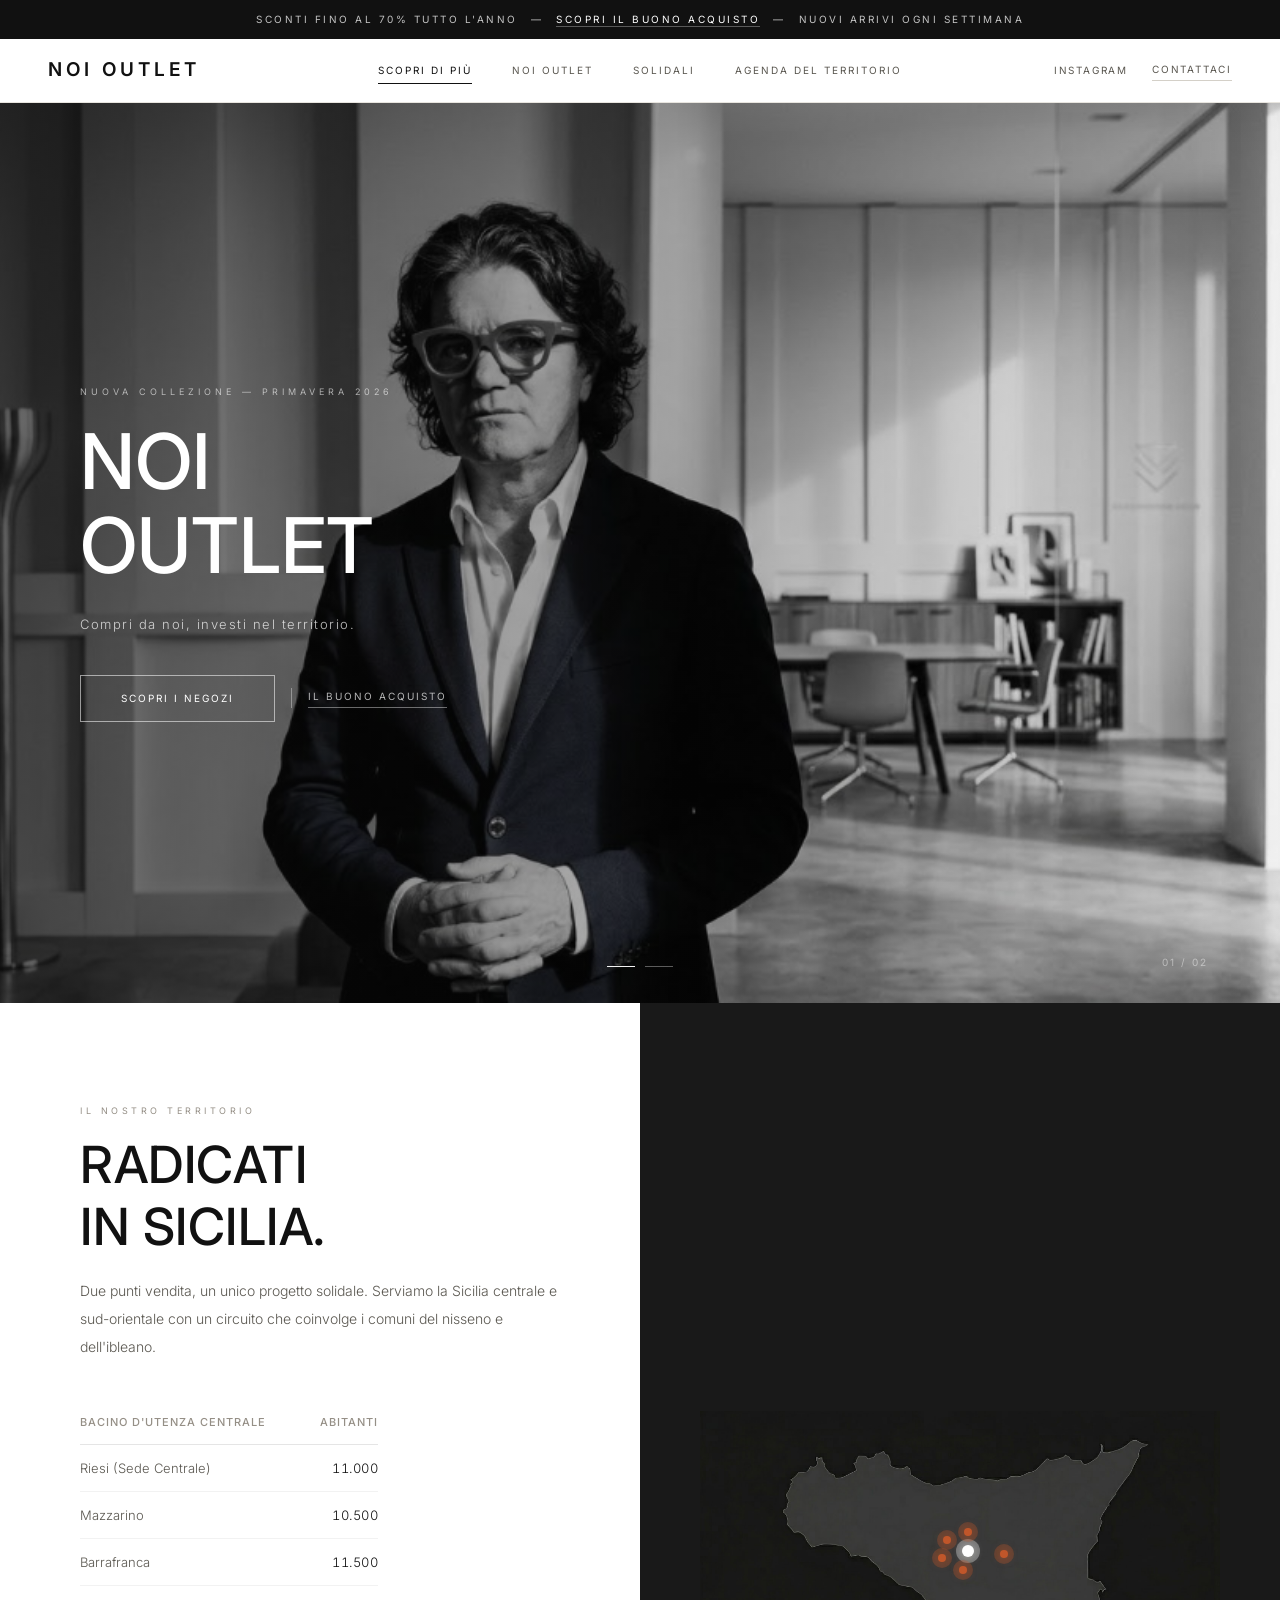
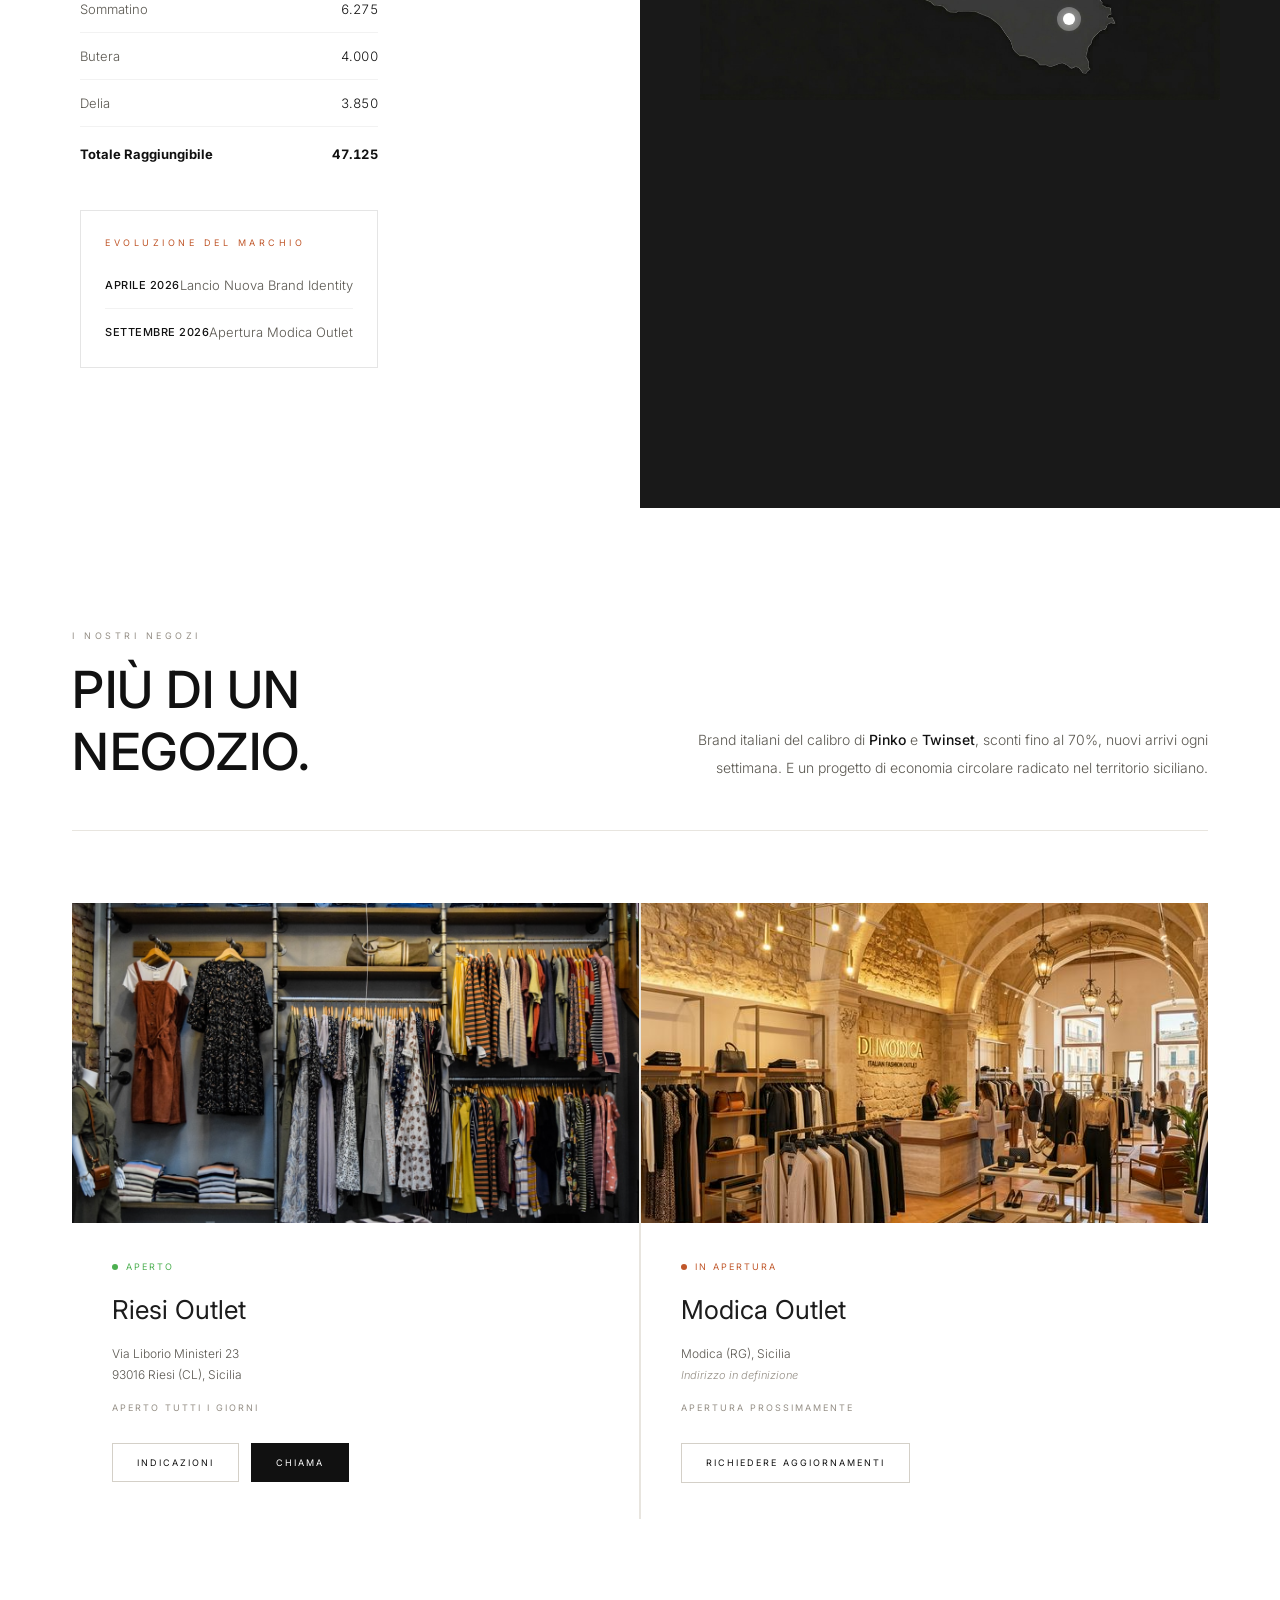
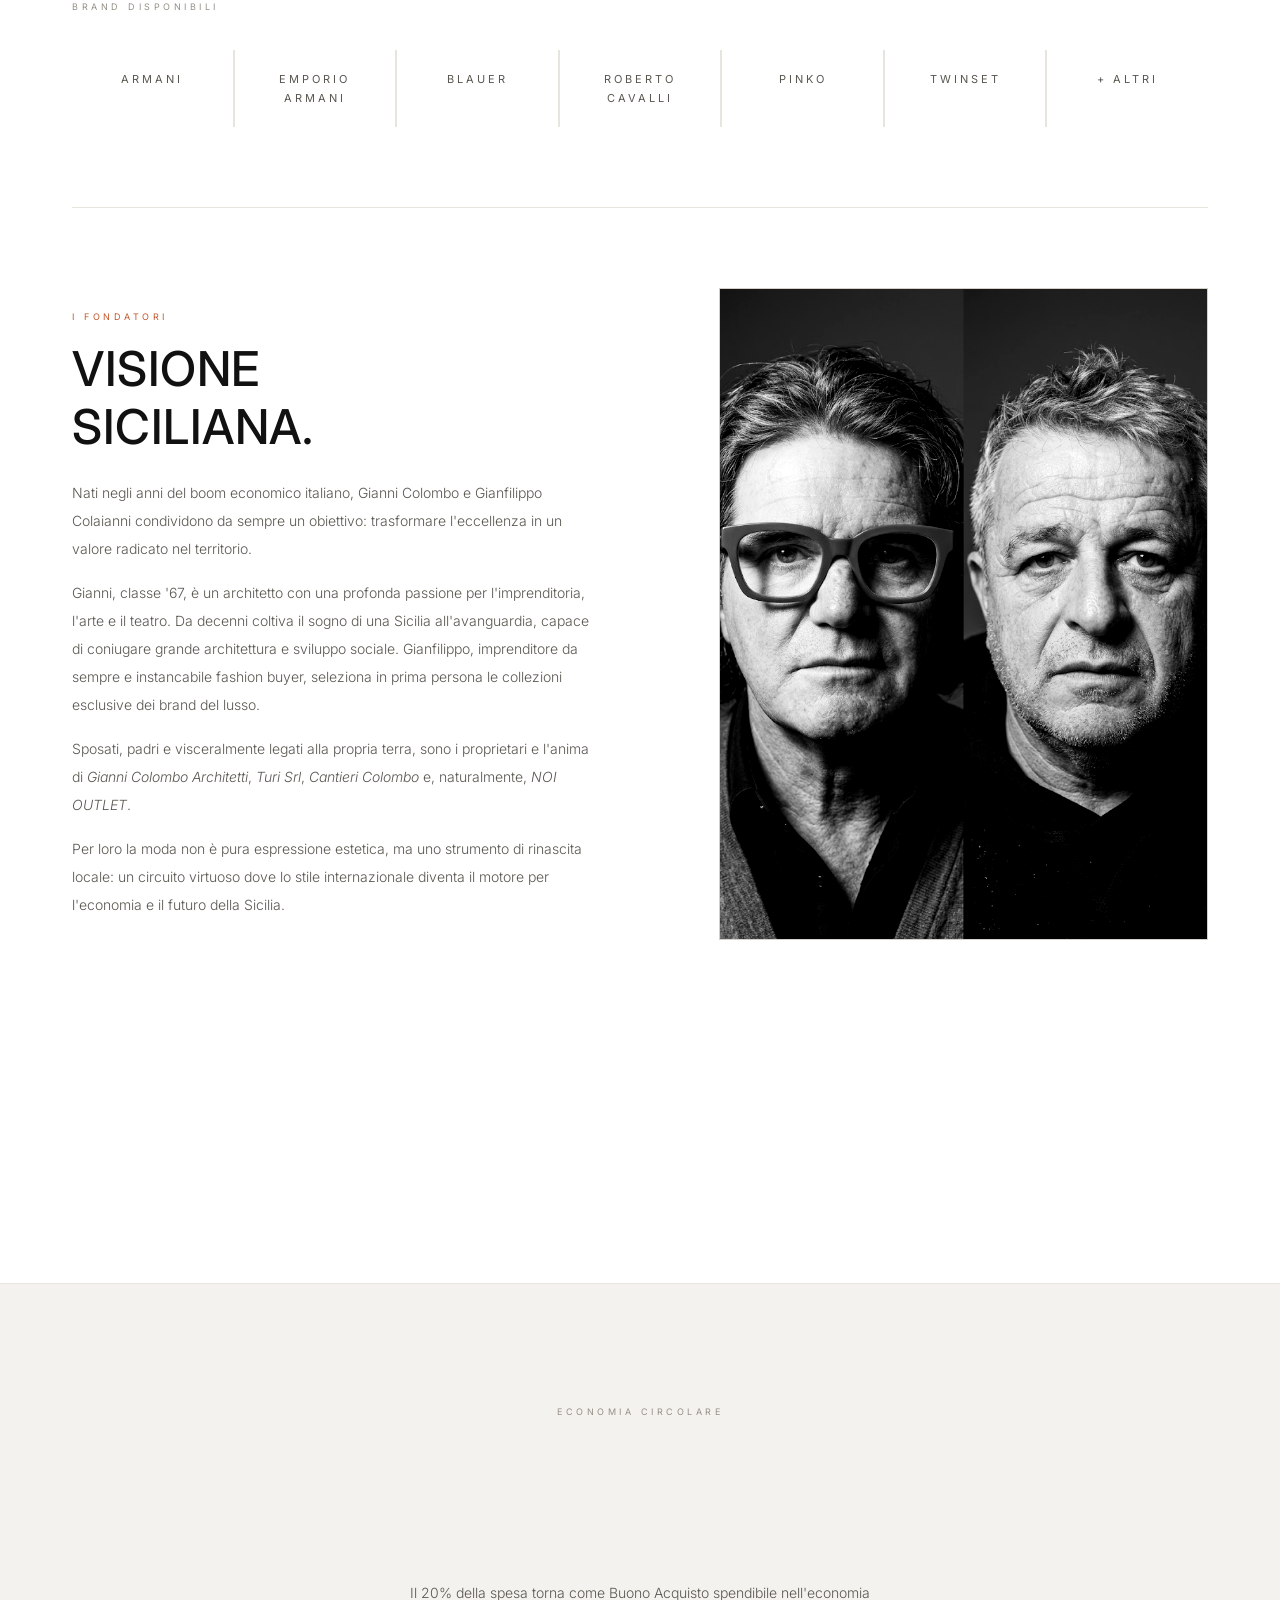
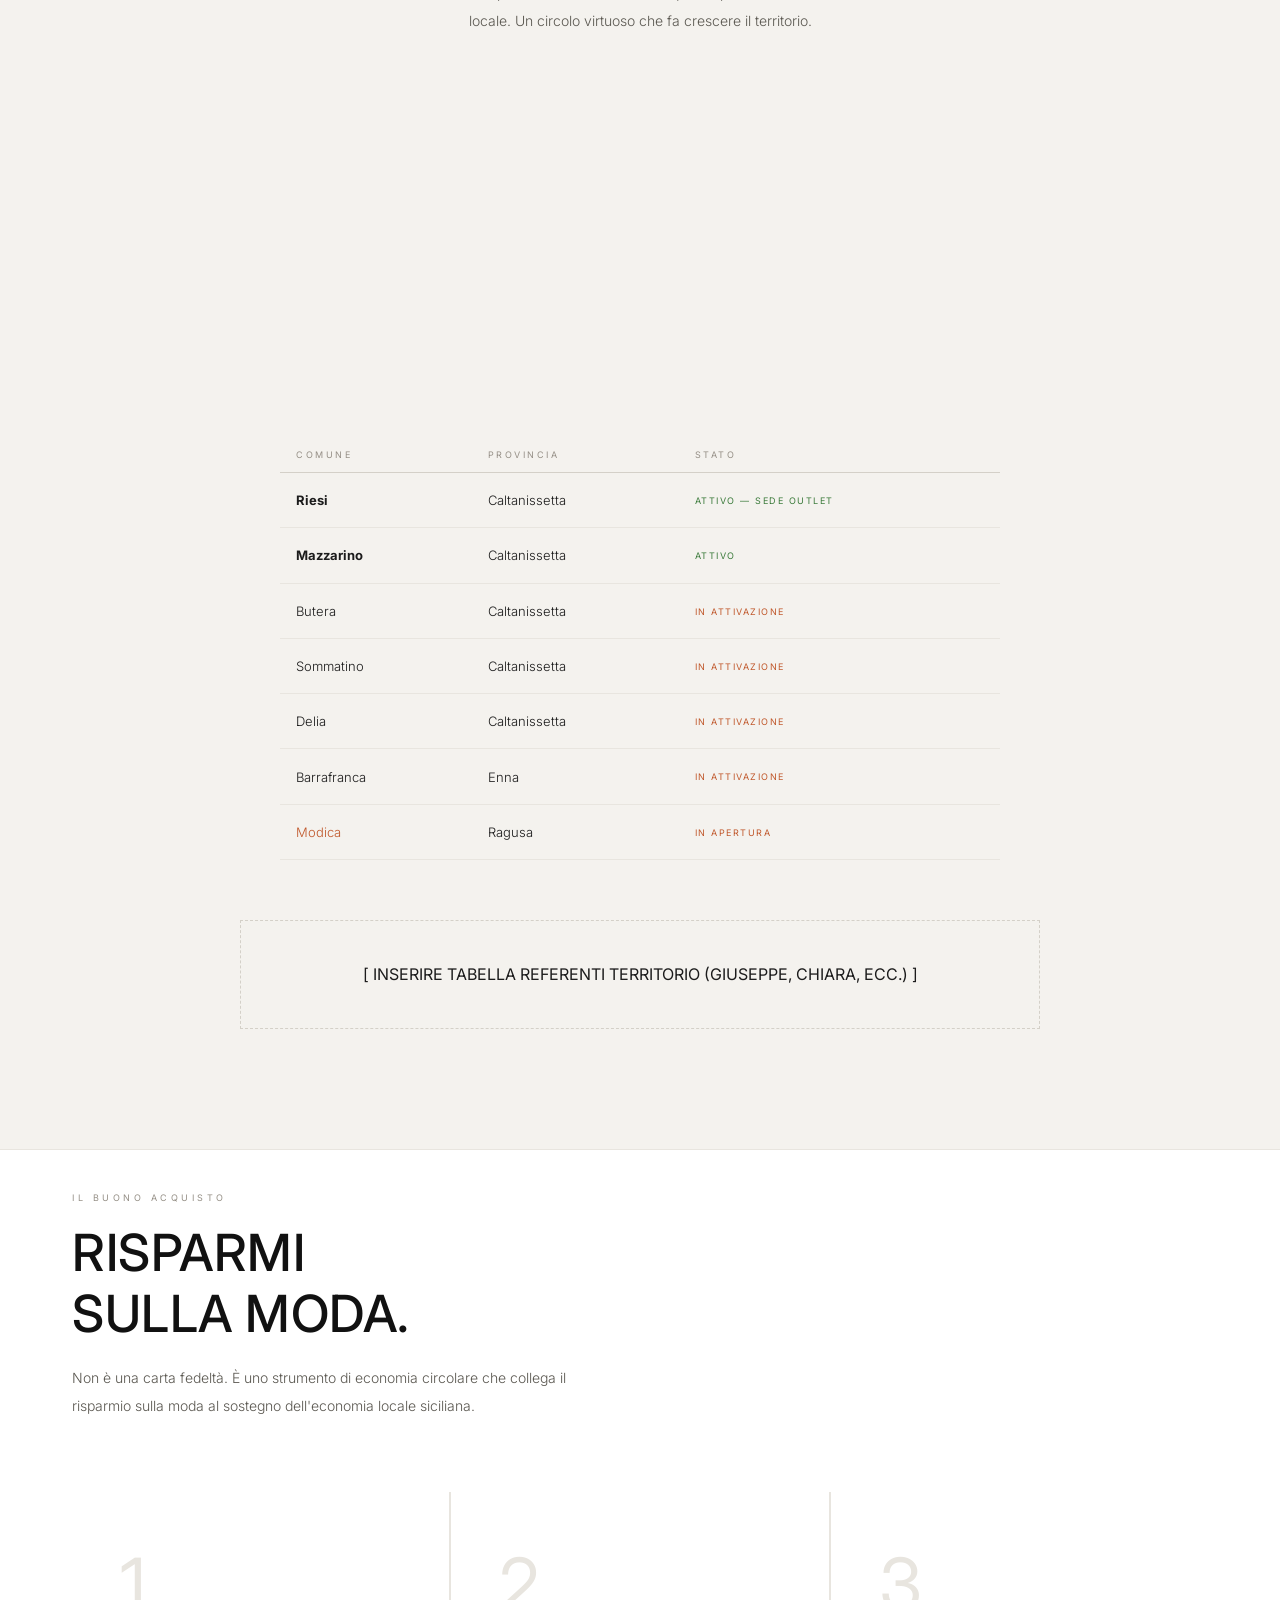
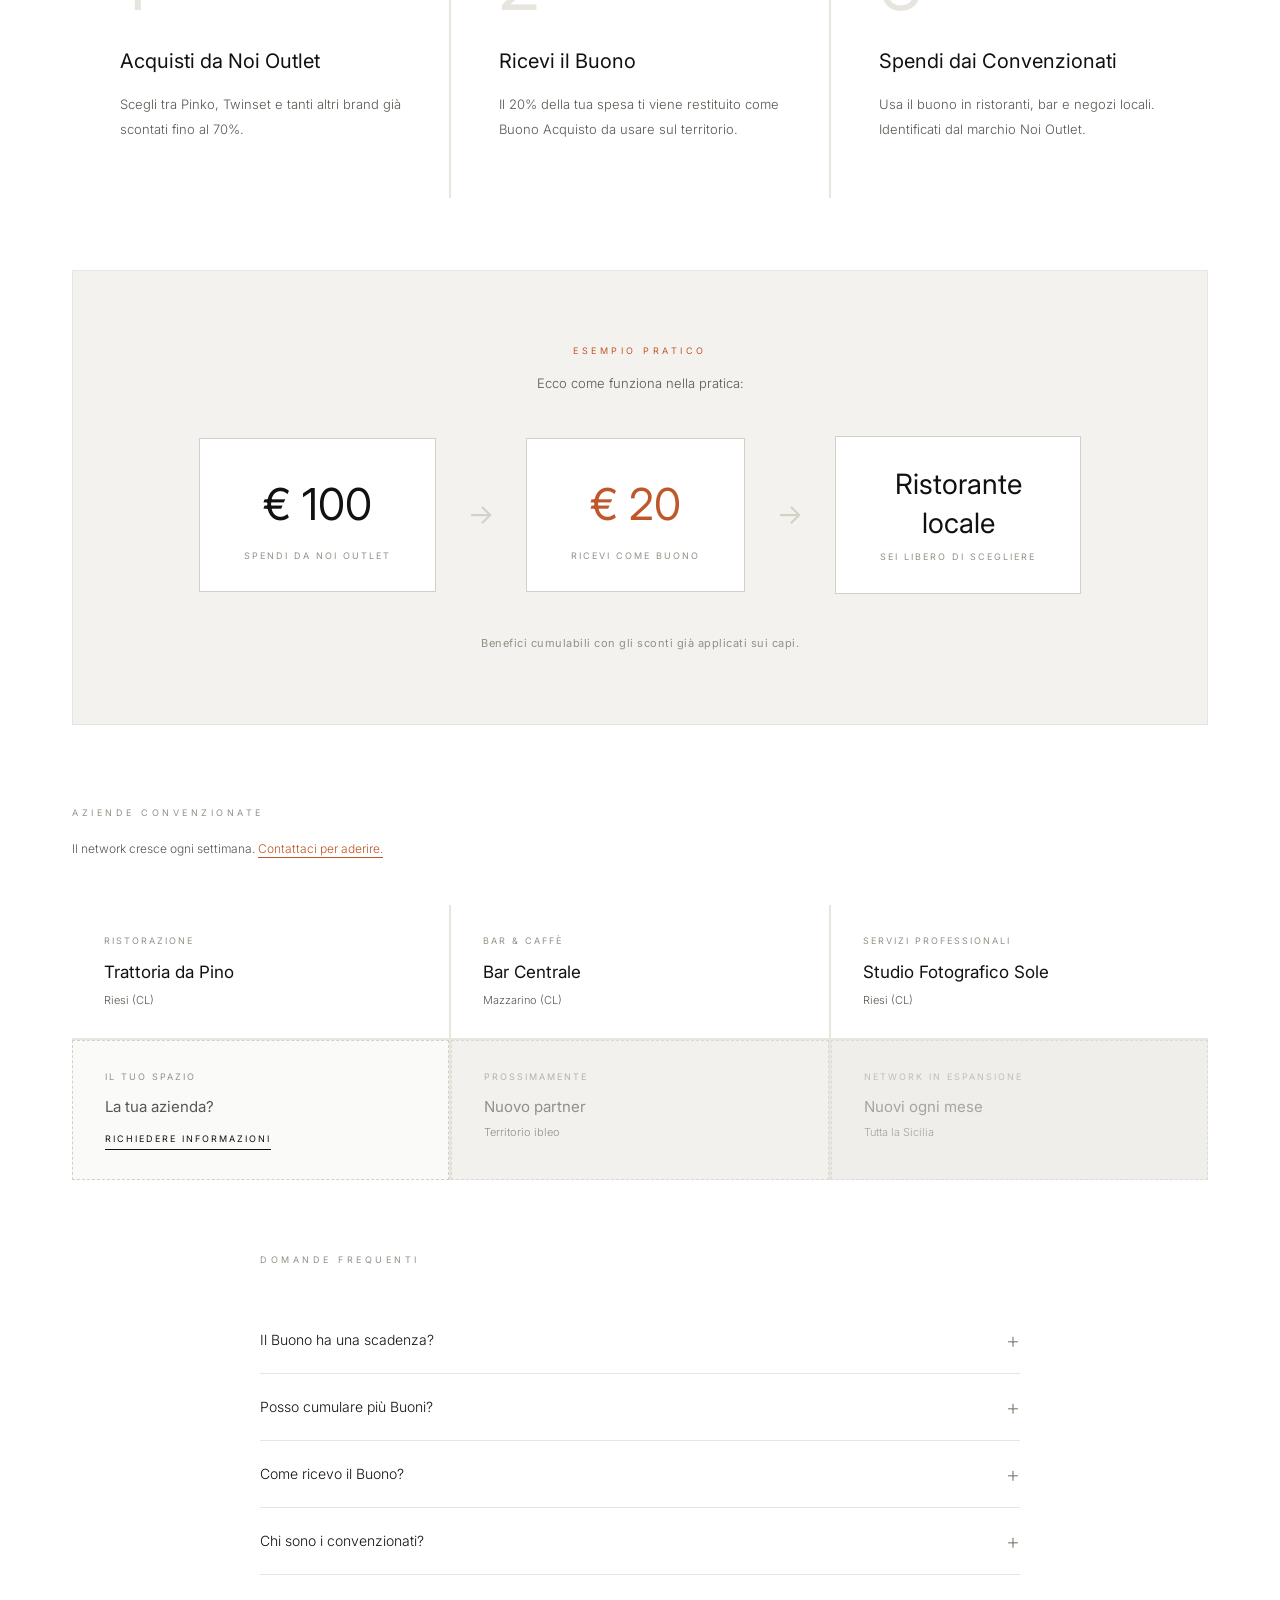
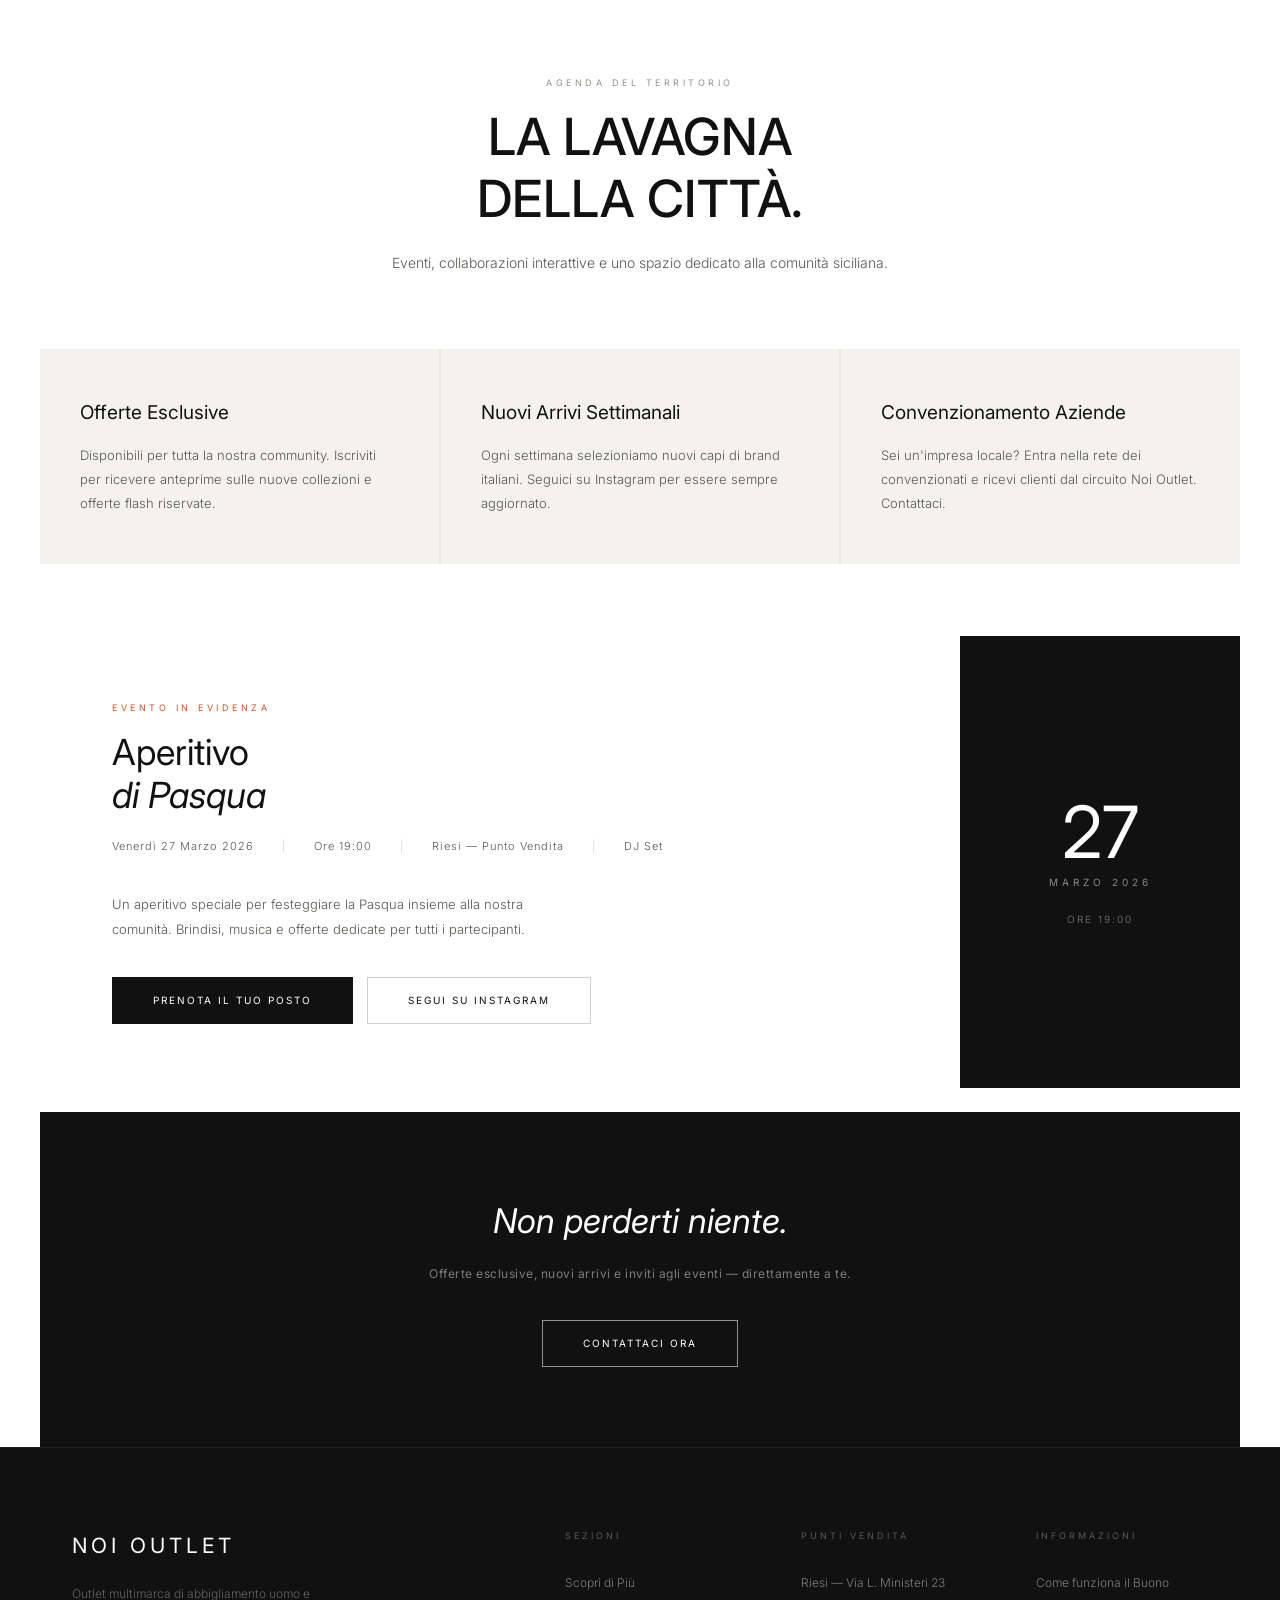
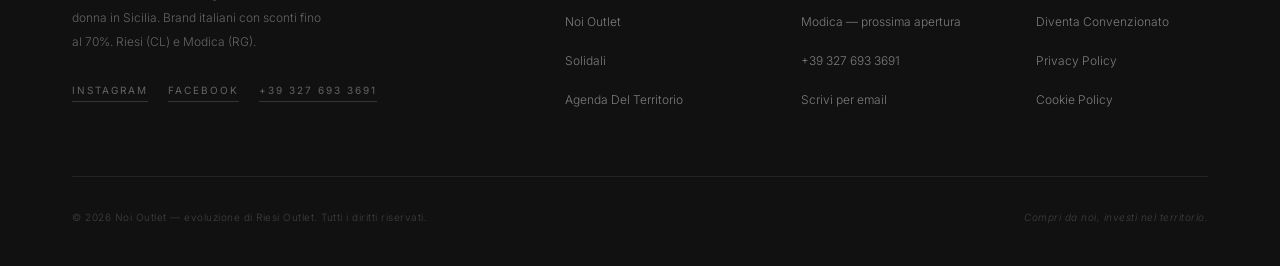
<file: index.html>
<!DOCTYPE html>
<html lang="it">
<head>
    <meta charset="UTF-8">
    <meta name="viewport" content="width=device-width, initial-scale=1.0">
    <title>Noi Outlet — Moda di Brand, Prezzi Outlet. Riesi & Modica, Sicilia.</title>
    <meta name="description" content="Noi Outlet, l'outlet multimarca di moda italiana in Sicilia. Pinko, Twinset e altri brand. Sconti fino al 70% tutto l'anno. Riesi (CL) e Modica (RG). Il Buono Acquisto per il territorio.">
    <link rel="preconnect" href="https://fonts.googleapis.com">
    <link rel="preconnect" href="https://fonts.gstatic.com" crossorigin>
    <link href="https://fonts.googleapis.com/css2?family=Inter:wght@300;400;500;600&display=swap" rel="stylesheet">
    <link rel="stylesheet" href="style.css">
</head>
<body>

<!-- ANNOUNCEMENT BAR -->
<div class="announcement-bar">
    Sconti fino al 70% tutto l'anno &ensp;—&ensp; <a href="#buono">Scopri il Buono Acquisto</a> &ensp;—&ensp; Nuovi arrivi ogni settimana
</div>

<!-- NAV -->
<nav class="site-nav" id="siteNav">
    <div class="nav-inner">
        <a href="#scopri" class="nav-logo">Noi Outlet</a>

        <div class="nav-links" id="navLinks">
            <a href="#scopri"     data-section="scopri">Scopri Di Più</a>
            <a href="#noi-outlet" data-section="noi-outlet">Noi Outlet</a>
            <a href="#solidali"   data-section="solidali">Solidali</a>
            <a href="#agenda"     data-section="agenda">Agenda Del Territorio</a>
        </div>

        <div class="nav-utils">
            <a href="https://instagram.com/riesioutlet" target="_blank">Instagram</a>
            <a href="tel:+393276933691" class="nav-contact">Contattaci</a>
            <button class="hamburger" id="hamburger" aria-label="Menu"><span></span><span></span><span></span></button>
        </div>
    </div>
</nav>

<!-- MOBILE NAV -->
<div class="mobile-overlay" id="mobileOverlay"></div>
<nav class="mobile-nav" id="mobileNav">
    <div class="mobile-nav-header">
        <span class="nav-logo">Noi Outlet</span>
        <button class="mobile-nav-close" id="mobileClose">✕</button>
    </div>
    <div class="mobile-nav-links">
        <a href="#scopri">Scopri di Più</a>
        <a href="#noi-outlet">Noi Outlet</a>
        <a href="#solidali">Solidali</a>
        <a href="#agenda">Agenda Del Territorio</a>
        <a href="https://instagram.com/riesioutlet" target="_blank">Instagram</a>
        <a href="tel:+393276933691">+39 327 693 3691</a>
    </div>
</nav>

<!-- ==================== HERO SLIDER ==================== -->
<section id="scopri" class="hero-slider" aria-label="Hero">

    <!-- Slide 1 -->
    <div class="hero-slide active" data-slide="0">
        <img src="images/hero1.jpg" alt="Noi Outlet — Uomo">
        <div class="hero-overlay"></div>
        <div class="hero-content">
            <div class="hero-text">
                <span class="hero-eyebrow">Nuova Collezione &mdash; Primavera 2026</span>
                <h1 class="hero-title">Noi<br><em>Outlet</em></h1>
                <p class="hero-tagline">Compri da noi, investi nel territorio.</p>
                <div class="hero-ctas">
                    <a href="#noi-outlet" class="btn btn-light">Scopri i Negozi</a>
                    <span class="hero-divider" aria-hidden="true"></span>
                    <a href="#buono" class="text-link" style="color:rgba(255,255,255,0.7); border-color:rgba(255,255,255,0.4);">Il Buono Acquisto</a>
                </div>
            </div>
        </div>
    </div>

    <!-- Slide 2 -->
    <div class="hero-slide" data-slide="1">
        <img src="images/hero2.jpg?v=2" alt="Noi Outlet — Eccellenza italiana" style="object-position: center 20%;">
        <div class="hero-overlay"></div>
        <div class="hero-content">
            <div class="hero-text">
                <span class="hero-eyebrow">Brand Italiani &mdash; Sconti fino al 70%</span>
                <h1 class="hero-title">NOI<br><em>STILE</em></h1>
                <p class="hero-tagline">Pinko, Twinset e i migliori brand a prezzi outlet.</p>
                <div class="hero-ctas">
                    <a href="#noi-outlet" class="btn btn-light">Esplora i Brand</a>
                    <span class="hero-divider" aria-hidden="true"></span>
                    <a href="tel:+393276933691" class="text-link" style="color:rgba(255,255,255,0.7); border-color:rgba(255,255,255,0.4);">+39 327 693 3691</a>
                </div>
            </div>
        </div>
    </div>

    <!-- Dots -->
    <div class="hero-dots" role="tablist" aria-label="Scorri le immagini">
        <button class="hero-dot active" data-target="0" role="tab" aria-selected="true" aria-label="Slide 1"></button>
        <button class="hero-dot"        data-target="1" role="tab" aria-selected="false" aria-label="Slide 2"></button>
    </div>
    <div class="hero-counter" aria-hidden="true">01 / 02</div>
</section>

<!-- ==================== TERRITORY EDITORIAL ==================== -->
<div class="editorial-split">
    <div class="editorial-text">
        <span class="eyebrow">Il Nostro Territorio</span>
        <h2 class="display-title">Radicati<br>in <em>Sicilia</em>.</h2>
        <p class="body-text" style="margin-top:20px;">Due punti vendita, un unico progetto solidale. Serviamo la Sicilia centrale e sud-orientale con un circuito che coinvolge i comuni del nisseno e dell'ibleano.</p>
        
        <!-- DATA TABLE -->
        <div class="demographics-wrapper fade-up" style="margin-top: 40px; margin-bottom: 40px;">
            <table class="demographics-table">
                <thead>
                    <tr>
                        <th style="width: 70%;">Bacino d'Utenza Centrale</th>
                        <th style="width: 30%; text-align: right;">Abitanti</th>
                    </tr>
                </thead>
                <tbody>
                    <tr><td>Riesi (Sede Centrale)</td><td class="num">11.000</td></tr>
                    <tr><td>Mazzarino</td><td class="num">10.500</td></tr>
                    <tr><td>Barrafranca</td><td class="num">11.500</td></tr>
                    <tr><td>Sommatino</td><td class="num">6.275</td></tr>
                    <tr><td>Butera</td><td class="num">4.000</td></tr>
                    <tr><td>Delia</td><td class="num">3.850</td></tr>
                </tbody>
                <tfoot>
                    <tr>
                        <td><strong>Totale Raggiungibile</strong></td>
                        <td class="num"><strong>47.125</strong></td>
                    </tr>
                </tfoot>
            </table>

            <!-- ROADMAP -->
            <div class="roadmap-box">
                <span class="eyebrow eyebrow-accent" style="margin-bottom: 12px; display: block;">Evoluzione del Marchio</span>
                <div class="roadmap-item">
                    <span class="roadmap-date">Aprile 2026</span>
                    <span class="roadmap-text">Lancio Nuova Brand Identity</span>
                </div>
                <div class="roadmap-item">
                    <span class="roadmap-date">Settembre 2026</span>
                    <span class="roadmap-text">Apertura Modica Outlet</span>
                </div>
            </div>
        </div>
        
    </div>
    <div class="editorial-visual" style="background: #191919;">
        <div class="map-interactive-container">
            <img src="images/mappa_sicilia.png?v=3" alt="Mappa Negozi Noi Outlet in Sicilia">
            
            <!-- Riesi (Sede Centrale) -->
            <a href="#store-riesi" class="map-pin pin-active" style="top: 48.5%; left: 51.5%;" aria-label="Negozio Riesi">
                <span class="map-pin-label">Riesi Outlet</span>
            </a>

            <!-- Mazzarino (Attivo) - Est -->
            <a href="#solidali" class="map-pin pin-soon" style="top: 49.5%; left: 58.5%; width: 8px; height: 8px;" aria-label="Mazzarino">
                <span class="map-pin-label">Mazzarino</span>
            </a>

            <!-- Barrafranca (In attivazione) - Nord -->
            <a href="#solidali" class="map-pin pin-soon" style="top: 42%; left: 51.5%; width: 8px; height: 8px;" aria-label="Barrafranca">
                <span class="map-pin-label">Barrafranca</span>
            </a>

            <!-- Sommatino (In attivazione) - Ovest -->
            <a href="#solidali" class="map-pin pin-soon" style="top: 51%; left: 46.5%; width: 8px; height: 8px;" aria-label="Sommatino">
                <span class="map-pin-label">Sommatino</span>
            </a>

            <!-- Delia (In attivazione) - Nord-Ovest -->
            <a href="#solidali" class="map-pin pin-soon" style="top: 44.5%; left: 47.5%; width: 8px; height: 8px;" aria-label="Delia">
                <span class="map-pin-label">Delia</span>
            </a>

            <!-- Butera (In attivazione) - Sud -->
            <a href="#solidali" class="map-pin pin-soon" style="top: 55%; left: 50.5%; width: 8px; height: 8px;" aria-label="Butera">
                <span class="map-pin-label">Butera</span>
            </a>

            <!-- Modica (In apertura - Punto Vendita) -->
            <a href="#store-modica" class="map-pin pin-active" style="top: 72%; left: 71%;" aria-label="Negozio Modica">
                <span class="map-pin-label">Modica Outlet</span>
            </a>
        </div>
    </div>
</div>

<!-- ==================== CHI SIAMO ==================== -->
<section id="noi-outlet">
    <div class="section-inner">
        <div class="section-header">
            <div>
                <span class="eyebrow">I Nostri Negozi</span>
                <h2 class="display-title">Più di un<br><em>negozio</em>.</h2>
            </div>
            <div class="section-header-right">
                <p class="body-text" style="text-align:right;">Brand italiani del calibro di <strong style="font-weight:500; color:var(--black);">Pinko</strong> e <strong style="font-weight:500; color:var(--black);">Twinset</strong>, sconti fino al 70%, nuovi arrivi ogni settimana. E un progetto di economia circolare radicato nel territorio siciliano.</p>
            </div>
        </div>

        <div class="stores-grid fade-up">
            <!-- Riesi -->
            <div class="store-card" id="store-riesi">
                <div class="store-img-wrap">
                    <img src="images/store_riesi.jpg" alt="Riesi Outlet — interno">
                </div>
                <div class="store-card-body">
                    <div class="store-status">Aperto</div>
                    <h3 class="store-name">Riesi Outlet</h3>
                    <p class="store-address">Via Liborio Ministeri 23<br>93016 Riesi (CL), Sicilia</p>
                    <p class="store-hours">Aperto tutti i giorni</p>
                    <div class="store-actions">
                        <a href="https://maps.google.com/?q=Via+Liborio+Ministeri+23+Riesi" target="_blank" class="btn btn-outline" style="padding:11px 24px; font-size:9px;">Indicazioni</a>
                        <a href="tel:+393276933691" class="btn btn-dark" style="padding:11px 24px; font-size:9px;">Chiama</a>
                    </div>
                </div>
            </div>
            <!-- Modica -->
            <div class="store-card" id="store-modica">
                <div class="store-img-wrap">
                    <img src="images/store_modica.jpg" alt="Modica Outlet — interno">
                </div>
                <div class="store-card-body">
                    <div class="store-status coming">In Apertura</div>
                    <h3 class="store-name">Modica Outlet</h3>
                    <p class="store-address">Modica (RG), Sicilia<br><span style="font-style:italic; color:var(--text-light); font-size:11px;">Indirizzo in definizione</span></p>
                    <p class="store-hours">Apertura prossimamente</p>
                    <div class="store-actions">
                        <a href="tel:+393276933691" class="btn btn-outline" style="padding:11px 24px; font-size:9px;">Richiedere aggiornamenti</a>
                    </div>
                </div>
            </div>
        </div>

        <!-- Brands -->
        <div class="brands-wrap fade-up">
            <span class="eyebrow">Brand disponibili</span>
            <div class="brands-row">
                <div class="brand-cell">Armani</div>
                <div class="brand-cell">Emporio Armani</div>
                <div class="brand-cell">Blauer</div>
                <div class="brand-cell">Roberto Cavalli</div>
                <div class="brand-cell">Pinko</div>
                <div class="brand-cell">Twinset</div>
                <div class="brand-cell">+ altri</div>
            </div>
        </div>

        <!-- FOUNDERS BIOGRAPHY -->
        <div class="founders-section fade-up">
            <div class="founders-grid">
                <div class="founders-text">
                    <span class="eyebrow eyebrow-accent">I Fondatori</span>
                    <h2 class="display-title" style="font-size:clamp(32px, 4vw, 48px); margin-bottom: 24px;">Visione<br><em>Siciliana</em>.</h2>
                    <p class="body-text">Nati negli anni del boom economico italiano, Gianni Colombo e Gianfilippo Colaianni condividono da sempre un obiettivo: trasformare l'eccellenza in un valore radicato nel territorio.</p>
                    <p class="body-text" style="margin-top:16px;">Gianni, classe '67, è un architetto con una profonda passione per l'imprenditoria, l'arte e il teatro. Da decenni coltiva il sogno di una Sicilia all'avanguardia, capace di coniugare grande architettura e sviluppo sociale. Gianfilippo, imprenditore da sempre e instancabile fashion buyer, seleziona in prima persona le collezioni esclusive dei brand del lusso.</p>
                    <p class="body-text" style="margin-top:16px;">Sposati, padri e visceralmente legati alla propria terra, sono i proprietari e l'anima di <em>Gianni Colombo Architetti</em>, <em>Turi Srl</em>, <em>Cantieri Colombo</em> e, naturalmente, <em>NOI OUTLET</em>.</p>
                    <p class="body-text" style="margin-top:16px;">Per loro la moda non è pura espressione estetica, ma uno strumento di rinascita locale: un circuito virtuoso dove lo stile internazionale diventa il motore per l'economia e il futuro della Sicilia.</p>
                </div>
                <!-- FOTO FONDATORI -->
                <div class="founders-visual" style="padding:0; overflow:hidden;">
                    <img src="images/founders_photo.png" alt="Gianni Colombo e Gianfilippo Colaianni" style="width: 100%; height: 100%; object-fit: cover; filter: grayscale(100%) contrast(1.1);">
                </div>
            </div>
        </div>

        <!-- Contacts -->
        <div class="contacts-strip fade-up">
            <div class="contact-cell">
                <span class="contact-label">Telefono</span>
                <a href="tel:+393276933691" class="contact-value">+39 327 693 3691</a>
            </div>
            <div class="contact-cell">
                <span class="contact-label">Email</span>
                <a href="mailto:mercaticolaiannioutletig@gmail.com" class="contact-value" style="font-size:11px; letter-spacing:0;">mercaticolaiannioutletig<br>@gmail.com</a>
            </div>
            <div class="contact-cell">
                <span class="contact-label">Instagram</span>
                <a href="https://instagram.com/riesioutlet" target="_blank" class="contact-value">@riesioutlet</a>
            </div>
            <div class="contact-cell">
                <span class="contact-label">Facebook</span>
                <a href="https://www.facebook.com/p/Riesi-Outlet-61584522069517/" target="_blank" class="contact-value">Riesi Outlet</a>
            </div>
        </div>
    </div>
</section>

<!-- ==================== SOLIDALI ==================== -->
<section id="solidali">
    <div class="section-inner">
        <div style="text-align:center; max-width:580px; margin:0 auto;">
            <span class="eyebrow">Economia Circolare</span>
            <h2 class="display-title">Ogni acquisto<br>resta in <em>Sicilia</em>.</h2>
            <p class="body-text" style="margin:20px auto 0; text-align:center; max-width:480px;">Il 20% della spesa torna come Buono Acquisto spendibile nell'economia locale. Un circolo virtuoso che fa crescere il territorio.</p>
        </div>

        <div class="circular-grid fade-up">
            <div class="circ-cell">
                <span class="circ-number">1</span>
                <h3>Acquisti</h3>
                <p>Scegli i tuoi capi preferiti da Noi Outlet a prezzi outlet.</p>
            </div>
            <div class="circ-cell">
                <span class="circ-number">2</span>
                <h3>Ricevi il 20%</h3>
                <p>Il 20% della spesa diventa Buono Acquisto immediato.</p>
            </div>
            <div class="circ-cell">
                <span class="circ-number">3</span>
                <h3>Spendi Locale</h3>
                <p>Usi il buono nei negozi e ristoranti convenzionati del territorio.</p>
            </div>
            <div class="circ-cell">
                <span class="circ-number">4</span>
                <h3>Il Territorio Cresce</h3>
                <p>La ricchezza rimane in Sicilia, sostenendo l'economia locale.</p>
            </div>
        </div>

        <table class="comuni-table fade-up">
            <thead>
                <tr>
                    <th>Comune</th>
                    <th>Provincia</th>
                    <th>Stato</th>
                </tr>
            </thead>
            <tbody>
                <tr><td><strong>Riesi</strong></td><td>Caltanissetta</td><td><span class="status-tag active">Attivo — Sede Outlet</span></td></tr>
                <tr><td><strong>Mazzarino</strong></td><td>Caltanissetta</td><td><span class="status-tag active">Attivo</span></td></tr>
                <tr><td>Butera</td><td>Caltanissetta</td><td><span class="status-tag soon">In attivazione</span></td></tr>
                <tr><td>Sommatino</td><td>Caltanissetta</td><td><span class="status-tag soon">In attivazione</span></td></tr>
                <tr><td>Delia</td><td>Caltanissetta</td><td><span class="status-tag soon">In attivazione</span></td></tr>
                <tr><td>Barrafranca</td><td>Enna</td><td><span class="status-tag soon">In attivazione</span></td></tr>
                <tr><td style="color:var(--accent);">Modica</td><td>Ragusa</td><td><span class="status-tag soon">In apertura</span></td></tr>
            </tbody>
        </table>

        <!-- PLACEHOLDER AMBASSADOR -->
        <div class="ambassadors-placeholder" style="margin-top:60px; border:1px dashed var(--stone-dark); padding:40px; text-align:center; max-width:800px; margin-left:auto; margin-right:auto;">
            [ INSERIRE TABELLA REFERENTI TERRITORIO (GIUSEPPE, CHIARA, ECC.) ]
        </div>
    </div>
</section>

<!-- ==================== BUONO ACQUISTO (Ora parte di Solidali) ==================== -->
<section id="buono" style="padding-top:40px; padding-bottom:100px;">
    <div class="section-inner">
        <div style="max-width:560px;">
            <span class="eyebrow">Il Buono Acquisto</span>
            <h2 class="display-title">Risparmi<br>sulla <em>moda</em>.</h2>
            <p class="body-text" style="margin-top:20px;">Non è una carta fedeltà. È uno strumento di economia circolare che collega il risparmio sulla moda al sostegno dell'economia locale siciliana.</p>
        </div>

        <div class="steps-strip fade-up">
            <div class="step-cell">
                <span class="step-num">1</span>
                <h3>Acquisti da Noi Outlet</h3>
                <p>Scegli tra Pinko, Twinset e tanti altri brand già scontati fino al 70%.</p>
            </div>
            <div class="step-cell">
                <span class="step-num">2</span>
                <h3>Ricevi il Buono</h3>
                <p>Il 20% della tua spesa ti viene restituito come Buono Acquisto da usare sul territorio.</p>
            </div>
            <div class="step-cell">
                <span class="step-num">3</span>
                <h3>Spendi dai Convenzionati</h3>
                <p>Usa il buono in ristoranti, bar e negozi locali. Identificati dal marchio Noi Outlet.</p>
            </div>
        </div>

        <div class="buono-example fade-up">
            <span class="eyebrow eyebrow-accent" style="display:block; text-align:center; margin-bottom:12px;">Esempio Pratico</span>
            <p class="body-text" style="text-align:center; margin:0 auto 0; max-width:440px; font-size:13px;">Ecco come funziona nella pratica:</p>
            <div class="buono-calc">
                <div class="calc-box">
                    <span class="calc-amount">&euro;&nbsp;100</span>
                    <span class="calc-label">Spendi da Noi Outlet</span>
                </div>
                <span class="calc-arrow">&rarr;</span>
                <div class="calc-box">
                    <span class="calc-amount highlight">&euro;&nbsp;20</span>
                    <span class="calc-label">Ricevi come Buono</span>
                </div>
                <span class="calc-arrow">&rarr;</span>
                <div class="calc-box">
                    <span class="calc-amount" style="font-size:28px; line-height:1.4;">Ristorante<br>locale</span>
                    <span class="calc-label">Sei libero di scegliere</span>
                </div>
            </div>
            <p style="font-size:11px; color:var(--text-light); letter-spacing:.5px; text-align:center;">Benefici cumulabili con gli sconti già applicati sui capi.</p>
        </div>

        <!-- Convenzionati -->
        <div style="margin-bottom:24px;">
            <span class="eyebrow">Aziende Convenzionate</span>
            <p class="body-text" style="font-size:12px;">Il network cresce ogni settimana. <a href="tel:+393276933691" style="color:var(--accent); border-bottom:1px solid var(--accent); padding-bottom:1px;">Contattaci per aderire.</a></p>
        </div>
        <div class="partners-grid fade-up">
            <div class="partner-cell">
                <span class="partner-category">Ristorazione</span>
                <p class="partner-name">Trattoria da Pino</p>
                <p class="partner-comune">Riesi (CL)</p>
            </div>
            <div class="partner-cell">
                <span class="partner-category">Bar &amp; Caffè</span>
                <p class="partner-name">Bar Centrale</p>
                <p class="partner-comune">Mazzarino (CL)</p>
            </div>
            <div class="partner-cell">
                <span class="partner-category">Servizi Professionali</span>
                <p class="partner-name">Studio Fotografico Sole</p>
                <p class="partner-comune">Riesi (CL)</p>
            </div>
            <div class="partner-cell dashed">
                <span class="partner-category">Il tuo spazio</span>
                <p class="partner-name" style="color:var(--text-mid); font-size:15px;">La tua azienda?</p>
                <a href="tel:+393276933691" class="text-link" style="font-size:9px; margin-top:8px;">Richiedere informazioni</a>
            </div>
            <div class="partner-cell dashed" style="opacity:.6;">
                <span class="partner-category">Prossimamente</span>
                <p class="partner-name" style="color:var(--text-mid); font-size:15px;">Nuovo partner</p>
                <p class="partner-comune">Territorio ibleo</p>
            </div>
            <div class="partner-cell dashed" style="opacity:.45;">
                <span class="partner-category">Network in espansione</span>
                <p class="partner-name" style="color:var(--text-mid); font-size:15px;">Nuovi ogni mese</p>
                <p class="partner-comune">Tutta la Sicilia</p>
            </div>
        </div>

        <!-- FAQ -->
        <div class="faq-wrap">
            <div class="faq-title-row">
                <span class="eyebrow">Domande Frequenti</span>
            </div>
            <div class="faq-item">
                <button class="faq-q">Il Buono ha una scadenza?<span class="faq-plus">+</span></button>
                <div class="faq-a">Il Buono Acquisto ha validità di 30 giorni dalla data di emissione.</div>
            </div>
            <div class="faq-item">
                <button class="faq-q">Posso cumulare più Buoni?<span class="faq-plus">+</span></button>
                <div class="faq-a">Sì, puoi accumulare Buoni da acquisti diversi e usarli insieme presso un convenzionato.</div>
            </div>
            <div class="faq-item">
                <button class="faq-q">Come ricevo il Buono?<span class="faq-plus">+</span></button>
                <div class="faq-a">Al momento dell'acquisto in negozio ti vengono rilasciati il tagliando fisico e la ricevuta. La versione digitale è in arrivo.</div>
            </div>
            <div class="faq-item">
                <button class="faq-q">Chi sono i convenzionati?<span class="faq-plus">+</span></button>
                <div class="faq-a">Ristoranti, bar, negozi e studi professionali del territorio che hanno scelto di aderire al progetto. Il network cresce ogni settimana.</div>
            </div>
        </div>
    </div>
</section>

<!-- ==================== AGENDA DEL TERRITORIO ==================== -->
<section id="agenda">
    <div class="section-inner">
        <div style="text-align:center; max-width:540px; margin:0 auto;">
            <span class="eyebrow">Agenda Del Territorio</span>
            <h2 class="display-title">La Lavagna<br>della <em>Città</em>.</h2>
            <p class="body-text" style="margin:20px auto 0; text-align:center;">Eventi, collaborazioni interattive e uno spazio dedicato alla comunità siciliana.</p>
        </div>

        <div class="services-grid fade-up">
            <div class="service-cell">
                <h3>Offerte Esclusive</h3>
                <p>Disponibili per tutta la nostra community. Iscriviti per ricevere anteprime sulle nuove collezioni e offerte flash riservate.</p>
            </div>
            <div class="service-cell">
                <h3>Nuovi Arrivi Settimanali</h3>
                <p>Ogni settimana selezioniamo nuovi capi di brand italiani. Seguici su Instagram per essere sempre aggiornato.</p>
            </div>
            <div class="service-cell">
                <h3>Convenzionamento Aziende</h3>
                <p>Sei un'impresa locale? Entra nella rete dei convenzionati e ricevi clienti dal circuito Noi Outlet. Contattaci.</p>
            </div>
        </div>

        <!-- Event feature -->
        <div class="event-feature fade-up">
            <div class="event-content">
                <span class="eyebrow eyebrow-accent">Evento in Evidenza</span>
                <h3 class="event-title-large">Aperitivo<br><em>di Pasqua</em></h3>
                <div class="event-meta">
                    <span class="event-meta-item">Venerdì 27 Marzo 2026</span>
                    <span class="event-meta-item" style="color:var(--stone-dark)">|</span>
                    <span class="event-meta-item">Ore 19:00</span>
                    <span class="event-meta-item" style="color:var(--stone-dark)">|</span>
                    <span class="event-meta-item">Riesi — Punto Vendita</span>
                    <span class="event-meta-item" style="color:var(--stone-dark)">|</span>
                    <span class="event-meta-item">DJ Set</span>
                </div>
                <p style="font-size:13px; font-weight:300; color:var(--text-mid); margin-bottom:36px; max-width:420px; line-height:1.9;">Un aperitivo speciale per festeggiare la Pasqua insieme alla nostra comunità. Brindisi, musica e offerte dedicate per tutti i partecipanti.</p>
                <div class="event-ctas">
                    <a href="tel:+393276933691" class="btn btn-dark">Prenota il Tuo Posto</a>
                    <a href="https://instagram.com/riesioutlet" target="_blank" class="btn btn-outline">Segui su Instagram</a>
                </div>
            </div>
            <div class="event-date-panel">
                <span class="event-day">27</span>
                <span class="event-month">Marzo 2026</span>
                <span class="event-time">Ore 19:00</span>
            </div>
        </div>

        <!-- Newsletter CTA -->
        <div class="newsletter-block">
            <h3>Non perderti niente.</h3>
            <p>Offerte esclusive, nuovi arrivi e inviti agli eventi — direttamente a te.</p>
            <a href="tel:+393276933691" class="btn btn-light">Contattaci ora</a>
        </div>
    </div>
</section>

<!-- FOOTER -->
<footer>
    <div class="footer-grid">
        <div class="footer-brand">
            <span class="footer-logo">Noi Outlet</span>
            <p>Outlet multimarca di abbigliamento uomo e donna in Sicilia. Brand italiani con sconti fino al 70%. Riesi (CL) e Modica (RG).</p>
            <div class="footer-socials">
                <a href="https://instagram.com/riesioutlet" target="_blank">Instagram</a>
                <a href="https://www.facebook.com/p/Riesi-Outlet-61584522069517/" target="_blank">Facebook</a>
                <a href="tel:+393276933691">+39 327 693 3691</a>
            </div>
        </div>
        <div class="footer-col">
            <h3>Sezioni</h3>
            <ul>
                <li><a href="#scopri">Scopri di Più</a></li>
                <li><a href="#noi-outlet">Noi Outlet</a></li>
                <li><a href="#solidali">Solidali</a></li>
                <li><a href="#agenda">Agenda Del Territorio</a></li>
            </ul>
        </div>
        <div class="footer-col">
            <h3>Punti Vendita</h3>
            <ul>
                <li><a href="https://maps.google.com/?q=Via+Liborio+Ministeri+23+Riesi" target="_blank">Riesi &mdash; Via L. Ministeri 23</a></li>
                <li><a href="tel:+393276933691">Modica &mdash; prossima apertura</a></li>
                <li><a href="tel:+393276933691">+39 327 693 3691</a></li>
                <li><a href="mailto:mercaticolaiannioutletig@gmail.com">Scrivi per email</a></li>
            </ul>
        </div>
        <div class="footer-col">
            <h3>Informazioni</h3>
            <ul>
                <li><a href="#buono">Come funziona il Buono</a></li>
                <li><a href="tel:+393276933691">Diventa Convenzionato</a></li>
                <li><a href="#">Privacy Policy</a></li>
                <li><a href="#">Cookie Policy</a></li>
            </ul>
        </div>
    </div>
    <div class="footer-bottom">
        <span>© 2026 Noi Outlet &mdash; evoluzione di Riesi Outlet. Tutti i diritti riservati.</span>
        <span><em>Compri da noi, investi nel territorio.</em></span>
    </div>
</footer>

<script src="components.js"></script>
</body>
</html>
</file>
<file: style.css>
/* =============================================
   NOI OUTLET — Premium Design System
   Ultra-minimalist luxury, Zegna-level aesthetic
   ============================================= */

/* --- Google Fonts loaded in HTML --- */

:root {
    --black:       #111111;
    --white:       #FFFFFF;
    --warm-white:  #FAFAF8;
    --stone:       #F4F2EE;
    --stone-mid:   #E8E5DF;
    --stone-dark:  #D4D0C8;
    --text:        #1C1C1C;
    --text-mid:    #5A5750;
    --text-light:  #958F86;
    --accent:      #C0572A;   /* warm cognac — only for key highlight moments */

    --nav-h:       64px;

    --font-display: 'Inter', 'Helvetica Neue', Arial, sans-serif;
    --font-body:    'Inter', 'Helvetica Neue', Arial, sans-serif;

    --ease:         cubic-bezier(0.25, 0.46, 0.45, 0.94);
    --ease-t:       0.4s;

    --section-pad: 120px 72px;
}

*,
*::before,
*::after  { margin: 0; padding: 0; box-sizing: border-box; }

html { scroll-behavior: smooth; font-size: 16px; }

body {
    font-family: var(--font-body);
    background: var(--white);
    color: var(--text);
    -webkit-font-smoothing: antialiased;
    -moz-osx-font-smoothing: grayscale;
    line-height: 1.7;
    overflow-x: hidden;
}

a   { text-decoration: none; color: inherit; }
img { display: block; max-width: 100%; }
ul  { list-style: none; }

/* =============================================
   ANNOUNCEMENT BAR
   ============================================= */
.announcement-bar {
    background: var(--black);
    color: rgba(255,255,255,0.75);
    font-size: 10px;
    letter-spacing: 2.5px;
    text-transform: uppercase;
    text-align: center;
    padding: 11px 40px;
    position: relative;
    z-index: 1001;
}
.announcement-bar a {
    color: var(--white);
    border-bottom: 1px solid rgba(255,255,255,0.3);
    padding-bottom: 1px;
    transition: border-color var(--ease-t) var(--ease);
}
.announcement-bar a:hover { border-color: rgba(255,255,255,0.8); }

/* =============================================
   NAVIGATION — Zegna-style
   ============================================= */
.site-nav {
    position: sticky;
    top: 0;
    background: var(--white);
    z-index: 1000;
    height: var(--nav-h);
    border-bottom: 1px solid var(--stone-mid);
    transition: box-shadow var(--ease-t) var(--ease);
}
.site-nav.scrolled {
    box-shadow: 0 1px 24px rgba(0,0,0,0.06);
}

.nav-inner {
    display: grid;
    grid-template-columns: 200px 1fr 200px;
    align-items: center;
    height: 100%;
    padding: 0 48px;
    max-width: 1440px;
    margin: 0 auto;
}

/* Logo */
.nav-logo {
    font-family: var(--font-display);
    font-size: 19px;
    font-weight: 600;
    letter-spacing: 4px;
    text-transform: uppercase;
    color: var(--black);
    white-space: nowrap;
}

/* Center links */
.nav-links {
    display: flex;
    justify-content: center;
    gap: 40px;
}
.nav-links a {
    font-size: 10px;
    font-weight: 400;
    letter-spacing: 2px;
    text-transform: uppercase;
    color: var(--text-mid);
    padding: 4px 0;
    position: relative;
    transition: color var(--ease-t) var(--ease);
}
.nav-links a::after {
    content: '';
    position: absolute;
    bottom: -1px; left: 0;
    width: 0; height: 1px;
    background: var(--black);
    transition: width var(--ease-t) var(--ease);
}
.nav-links a:hover { color: var(--black); }
.nav-links a:hover::after,
.nav-links a.active::after { width: 100%; }
.nav-links a.active { color: var(--black); }

/* Right utilities — text only, no icons */
.nav-utils {
    display: flex;
    justify-content: flex-end;
    align-items: center;
    gap: 24px;
}
.nav-utils a {
    font-size: 10px;
    font-weight: 400;
    letter-spacing: 1.8px;
    text-transform: uppercase;
    color: var(--text-mid);
    transition: color var(--ease-t) var(--ease);
    white-space: nowrap;
}
.nav-utils a:hover { color: var(--black); }
.nav-contact {
    border-bottom: 1px solid var(--stone-dark);
    padding-bottom: 2px;
    transition: border-color var(--ease-t) var(--ease) !important;
}
.nav-contact:hover { border-color: var(--black) !important; }

/* Hamburger */
.hamburger {
    display: none;
    flex-direction: column;
    gap: 6px;
    background: none;
    border: none;
    cursor: pointer;
    padding: 4px;
}
.hamburger span {
    display: block; width: 22px; height: 1px;
    background: var(--black);
    transition: var(--ease-t) var(--ease);
}

/* =============================================
   MOBILE NAV
   ============================================= */
.mobile-overlay {
    display: none;
    position: fixed; inset: 0;
    background: rgba(0,0,0,0.25);
    z-index: 1050;
    backdrop-filter: blur(2px);
}
.mobile-overlay.open { display: block; }

.mobile-nav {
    position: fixed;
    top: 0; right: -100%;
    width: min(380px, 90vw);
    height: 100vh;
    background: var(--white);
    border-left: 1px solid var(--stone-mid);
    z-index: 1100;
    display: flex;
    flex-direction: column;
    padding: 40px 44px;
    transition: right .45s var(--ease);
    overflow-y: auto;
}
.mobile-nav.open { right: 0; }

.mobile-nav-header {
    display: flex;
    justify-content: space-between;
    align-items: center;
    margin-bottom: 48px;
}
.mobile-nav-close {
    background: none; border: none;
    font-size: 20px; font-weight: 300;
    color: var(--text); cursor: pointer;
    letter-spacing: 1px;
    font-family: var(--font-body);
}
.mobile-nav-links {
    display: flex;
    flex-direction: column;
}
.mobile-nav-links a {
    font-size: 11px;
    font-weight: 400;
    letter-spacing: 2.5px;
    text-transform: uppercase;
    color: var(--text-mid);
    padding: 20px 0;
    border-bottom: 1px solid var(--stone-mid);
    transition: color var(--ease-t) var(--ease);
}
.mobile-nav-links a:hover { color: var(--black); }
.mobile-nav-links a:last-child { border-bottom: none; }

/* =============================================
   SHARED TYPOGRAPHY & UTILITIES
   ============================================= */
.eyebrow {
    display: block;
    font-size: 9px;
    font-weight: 400;
    letter-spacing: 3.5px;
    text-transform: uppercase;
    color: var(--text-light);
    margin-bottom: 16px;
}
.eyebrow-accent { color: var(--accent); }

.display-title {
    font-family: var(--font-display);
    font-size: clamp(32px, 4vw, 56px);
    font-weight: 500;
    line-height: 1.2;
    color: var(--black);
    letter-spacing: 0.5px;
    text-transform: uppercase;
}
.display-title em { font-style: normal; }

.body-text {
    font-size: 14px;
    font-weight: 300;
    color: var(--text-mid);
    line-height: 2;
    max-width: 520px;
}

/* Buttons — text-style, Zegna-level */
.btn {
    display: inline-block;
    font-size: 10px;
    font-weight: 400;
    letter-spacing: 2px;
    text-transform: uppercase;
    padding: 14px 40px;
    border: 1px solid;
    transition: all var(--ease-t) var(--ease);
    cursor: pointer;
    font-family: var(--font-body);
    white-space: nowrap;
}
.btn-dark {
    background: var(--black);
    color: var(--white);
    border-color: var(--black);
}
.btn-dark:hover {
    background: var(--white);
    color: var(--black);
}
.btn-light {
    background: transparent;
    color: var(--white);
    border-color: rgba(255,255,255,0.55);
}
.btn-light:hover {
    background: var(--white);
    color: var(--black);
    border-color: var(--white);
}
.btn-outline {
    background: transparent;
    color: var(--black);
    border-color: var(--stone-dark);
}
.btn-outline:hover {
    border-color: var(--black);
}
/* Text link with underline */
.text-link {
    font-size: 10px;
    letter-spacing: 2px;
    text-transform: uppercase;
    color: var(--black);
    border-bottom: 1px solid var(--black);
    padding-bottom: 2px;
    display: inline-block;
    transition: opacity var(--ease-t) var(--ease);
}
.text-link:hover { opacity: 0.5; }

/* =============================================
   HERO — FULL VIEWPORT, DUAL SLIDE
   ============================================= */
.hero-slider {
    position: relative;
    height: 100vh;
    min-height: 620px;
    overflow: hidden;
}
.hero-slide {
    position: absolute;
    inset: 0;
    opacity: 0;
    transition: opacity 1.4s var(--ease);
    pointer-events: none;
}
.hero-slide.active {
    opacity: 1;
    pointer-events: auto;
}
.hero-slide img {
    width: 100%;
    height: 100%;
    object-fit: cover;
    object-position: center 30%;
}
.hero-overlay {
    position: absolute;
    inset: 0;
    background: linear-gradient(
        to right,
        rgba(10,10,10,0.62) 0%,
        rgba(10,10,10,0.30) 55%,
        rgba(10,10,10,0.05) 100%
    );
}
.hero-content {
    position: absolute;
    inset: 0;
    display: flex;
    align-items: center;
    padding: 0 80px;
    max-width: 1440px;
    margin: 0 auto;
}
.hero-text {
    max-width: 560px;
    color: var(--white);
}
.hero-eyebrow {
    display: block;
    font-size: 9px;
    letter-spacing: 4px;
    text-transform: uppercase;
    color: rgba(255,255,255,0.6);
    margin-bottom: 20px;
}
.hero-title {
    font-family: var(--font-display);
    font-size: clamp(48px, 6vw, 90px);
    font-weight: 500;
    line-height: 1.1;
    letter-spacing: 0;
    margin-bottom: 24px;
    text-transform: uppercase;
}
.hero-title em { font-style: normal; }
.hero-tagline {
    font-size: 13px;
    font-weight: 300;
    letter-spacing: 1.5px;
    color: rgba(255,255,255,0.75);
    margin-bottom: 40px;
}
.hero-ctas {
    display: flex;
    gap: 16px;
    align-items: center;
    flex-wrap: wrap;
}
.hero-divider {
    width: 1px; height: 20px;
    background: rgba(255,255,255,0.35);
}

/* Slide dots */
.hero-dots {
    position: absolute;
    bottom: 36px;
    left: 50%;
    transform: translateX(-50%);
    display: flex;
    gap: 10px;
    z-index: 2;
}
.hero-dot {
    width: 28px; height: 1px;
    background: rgba(255,255,255,0.35);
    cursor: pointer;
    transition: background var(--ease-t) var(--ease);
    border: none;
}
.hero-dot.active { background: rgba(255,255,255,0.95); }

/* Slide counter */
.hero-counter {
    position: absolute;
    bottom: 32px;
    right: 72px;
    font-size: 10px;
    letter-spacing: 2px;
    color: rgba(255,255,255,0.45);
    z-index: 2;
}

/* =============================================
   EDITORIAL SPLIT — map + territory
   ============================================= */
.editorial-split {
    display: grid;
    grid-template-columns: 1fr 1fr;
}
.editorial-text {
    padding: 100px 80px 100px 80px;
    background: var(--white);
    display: flex;
    flex-direction: column;
    justify-content: center;
}
.editorial-visual {
    background: #1A1A1A;
    display: flex;
    align-items: center;
    justify-content: center;
    padding: 80px 60px;
    min-height: 500px;
}
.map-communes {
    display: flex;
    flex-wrap: wrap;
    gap: 8px;
    margin-top: 36px;
}
.commune-chip {
    font-size: 9px;
    letter-spacing: 2px;
    text-transform: uppercase;
    padding: 7px 16px;
    border: 1px solid var(--stone-dark);
    color: var(--text-mid);
    transition: all var(--ease-t) var(--ease);
}
.commune-chip.active {
    border-color: var(--black);
    color: var(--black);
}

/* =============================================
   STORES SECTION
   ============================================= */
#noi-outlet {
    padding: var(--section-pad);
    background: var(--white);
}
.section-inner { max-width: 1200px; margin: 0 auto; }

.section-header {
    display: grid;
    grid-template-columns: 1fr 1fr;
    gap: 48px;
    align-items: end;
    margin-bottom: 72px;
    padding-bottom: 48px;
    border-bottom: 1px solid var(--stone-mid);
}
.section-header-right {
    display: flex;
    flex-direction: column;
    align-items: flex-end;
    justify-content: flex-end;
}

.stores-grid {
    display: grid;
    grid-template-columns: 1fr 1fr;
    gap: 2px;
    margin-bottom: 80px;
    background: var(--stone-mid);
}
.store-card {
    background: var(--white);
    overflow: hidden;
    transition: box-shadow var(--ease-t) var(--ease);
}
.store-card:hover { box-shadow: 0 12px 48px rgba(0,0,0,0.09); }
.store-img-wrap {
    overflow: hidden;
    height: 320px;
}
.store-img-wrap img {
    width: 100%; height: 100%;
    object-fit: cover;
    transition: transform 0.8s var(--ease);
}
.store-card:hover .store-img-wrap img { transform: scale(1.03); }
.store-card-body { padding: 36px 40px; }
.store-status {
    font-size: 9px;
    letter-spacing: 2px;
    text-transform: uppercase;
    color: #4CAF50;
    margin-bottom: 14px;
    display: flex;
    align-items: center;
    gap: 8px;
}
.store-status::before {
    content: '';
    display: block;
    width: 6px; height: 6px;
    border-radius: 50%;
    background: #4CAF50;
}
.store-status.coming { color: var(--accent); }
.store-status.coming::before { background: var(--accent); }
.store-name {
    font-family: var(--font-display);
    font-size: 26px;
    font-weight: 400;
    margin-bottom: 10px;
}
.store-address {
    font-size: 12px;
    color: var(--text-mid);
    line-height: 1.8;
    margin-bottom: 14px;
    font-weight: 300;
}
.store-hours {
    font-size: 9px;
    letter-spacing: 2px;
    text-transform: uppercase;
    color: var(--text-light);
    margin-bottom: 28px;
}
.store-actions { display: flex; gap: 12px; flex-wrap: wrap; }

/* Brands */
.brands-wrap { margin-bottom: 80px; }
.brands-row {
    display: flex;
    flex-wrap: wrap;
    gap: 2px;
    margin-top: 36px;
    background: var(--stone-mid);
}
.brand-cell {
    background: var(--white);
    padding: 20px 36px;
    font-size: 11px;
    letter-spacing: 3px;
    text-transform: uppercase;
    font-weight: 400;
    color: var(--text-mid);
    transition: all var(--ease-t) var(--ease);
    flex: 1;
    text-align: center;
    min-width: 100px;
}
.brand-cell:hover { background: var(--black); color: var(--white); }

/* Founders Biography */
.founders-section {
    margin-top: 80px;
    margin-bottom: 80px;
    border-top: 1px solid var(--stone-mid);
    padding-top: 80px;
}
.founders-grid {
    display: grid;
    grid-template-columns: 1.2fr 1fr;
    gap: 60px;
    align-items: center;
}
.founders-visual {
    background: var(--stone-mid);
    display: flex;
    align-items: center;
    justify-content: center;
    min-height: 480px;
    border: 1px solid var(--stone-dark);
}

/* Contacts strip */
.contacts-strip {
    display: grid;
    grid-template-columns: repeat(4, 1fr);
    gap: 2px;
    background: var(--stone-mid);
}
.contact-cell {
    background: var(--stone);
    padding: 32px 24px;
    text-align: center;
    transition: background var(--ease-t) var(--ease);
}
.contact-cell:hover { background: var(--stone-mid); }
.contact-cell a { color: var(--black); }
.contact-label {
    font-size: 9px;
    letter-spacing: 2.5px;
    text-transform: uppercase;
    color: var(--text-light);
    margin-bottom: 10px;
    display: block;
}
.contact-value {
    font-size: 13px;
    font-weight: 300;
    color: var(--black);
    line-height: 1.6;
}

/* =============================================
   SOLIDALI
   ============================================= */
#solidali {
    padding: var(--section-pad);
    background: var(--stone);
    border-top: 1px solid var(--stone-mid);
    border-bottom: 1px solid var(--stone-mid);
}
.circular-grid {
    display: grid;
    grid-template-columns: repeat(4, 1fr);
    gap: 2px;
    margin: 72px 0;
    background: var(--stone-mid);
}
.circ-cell {
    background: var(--stone);
    padding: 52px 32px;
    text-align: center;
    position: relative;
    transition: background var(--ease-t) var(--ease);
}
.circ-cell:hover { background: var(--white); }
.circ-number {
    font-family: var(--font-display);
    font-size: 52px;
    font-weight: 400;
    color: var(--stone-mid);
    display: block;
    margin-bottom: 20px;
    line-height: 1;
}
.circ-cell h3 {
    font-family: var(--font-display);
    font-size: 17px;
    font-weight: 400;
    margin-bottom: 10px;
    color: var(--black);
}
.circ-cell p {
    font-size: 12px;
    font-weight: 300;
    color: var(--text-mid);
    line-height: 1.8;
}
/* Comuni table */
.comuni-table {
    width: 100%; max-width: 720px;
    margin: 0 auto;
    border-collapse: collapse;
}
.comuni-table th {
    font-size: 9px;
    letter-spacing: 2.5px;
    text-transform: uppercase;
    color: var(--text-light);
    padding: 10px 16px;
    text-align: left;
    border-bottom: 1px solid var(--stone-dark);
    font-weight: 400;
}
.comuni-table td {
    padding: 15px 16px;
    font-size: 13px;
    font-weight: 300;
    border-bottom: 1px solid var(--stone-mid);
    color: var(--text);
}
.status-tag {
    font-size: 9px;
    letter-spacing: 1.5px;
    text-transform: uppercase;
    font-weight: 400;
    padding: 4px 0;
    display: inline-block;
}
.status-tag.active { color: #3a7a3a; }
.status-tag.soon   { color: var(--accent); }

/* =============================================
   BUONO ACQUISTO
   ============================================= */
#buono {
    padding: var(--section-pad);
    background: var(--white);
}
.steps-strip {
    display: grid;
    grid-template-columns: repeat(3, 1fr);
    gap: 2px;
    margin: 72px 0;
    background: var(--stone-mid);
}
.step-cell {
    background: var(--white);
    padding: 56px 48px;
    transition: background var(--ease-t) var(--ease);
}
.step-cell:hover { background: var(--warm-white); }
.step-num {
    font-family: var(--font-display);
    font-size: 72px;
    font-weight: 400;
    color: var(--stone-mid);
    display: block;
    margin-bottom: 24px;
    line-height: 1;
}
.step-cell h3 {
    font-family: var(--font-display);
    font-size: 20px;
    font-weight: 400;
    margin-bottom: 14px;
    color: var(--black);
}
.step-cell p {
    font-size: 13px;
    font-weight: 300;
    color: var(--text-mid);
    line-height: 1.9;
}

/* Example block */
.buono-example {
    background: var(--stone);
    padding: 72px 80px;
    text-align: center;
    margin-bottom: 80px;
    border: 1px solid var(--stone-mid);
}
.buono-calc {
    display: flex;
    align-items: center;
    justify-content: center;
    gap: 32px;
    flex-wrap: wrap;
    margin: 40px 0;
}
.calc-box {
    padding: 28px 44px;
    border: 1px solid var(--stone-dark);
    background: var(--white);
}
.calc-amount {
    font-family: var(--font-display);
    font-size: 44px;
    font-weight: 400;
    display: block;
    color: var(--black);
}
.calc-amount.highlight { color: var(--accent); }
.calc-label {
    font-size: 9px;
    letter-spacing: 2px;
    text-transform: uppercase;
    color: var(--text-light);
    margin-top: 6px;
    display: block;
    font-weight: 400;
}
.calc-arrow {
    font-family: var(--font-display);
    font-size: 28px;
    color: var(--stone-dark);
}

/* Partners grid */
.partners-grid {
    display: grid;
    grid-template-columns: repeat(3, 1fr);
    gap: 2px;
    margin: 44px 0;
    background: var(--stone-mid);
}
.partner-cell {
    background: var(--white);
    padding: 28px 32px;
    transition: background var(--ease-t) var(--ease);
}
.partner-cell:hover { background: var(--warm-white); }
.partner-category {
    font-size: 9px;
    letter-spacing: 2px;
    text-transform: uppercase;
    color: var(--text-light);
    margin-bottom: 10px;
    display: block;
}
.partner-name {
    font-family: var(--font-display);
    font-size: 17px;
    font-weight: 400;
    margin-bottom: 4px;
    color: var(--black);
}
.partner-comune {
    font-size: 11px;
    font-weight: 300;
    color: var(--text-mid);
}
.partner-cell.dashed {
    border: 1px dashed var(--stone-dark);
    background: var(--warm-white);
}

/* FAQ */
.faq-wrap { max-width: 760px; margin: 72px auto 0; }
.faq-title-row { margin-bottom: 40px; }
.faq-item { border-bottom: 1px solid var(--stone-mid); }
.faq-q {
    width: 100%; text-align: left;
    background: none; border: none;
    padding: 22px 0;
    font-size: 14px;
    font-weight: 300;
    font-family: var(--font-body);
    color: var(--black);
    display: flex;
    justify-content: space-between;
    align-items: center;
    gap: 20px;
    cursor: pointer;
    transition: color var(--ease-t) var(--ease);
}
.faq-q:hover { color: var(--text-mid); }
.faq-plus {
    font-size: 22px;
    font-weight: 300;
    transition: transform var(--ease-t) var(--ease);
    flex-shrink: 0;
    line-height: 1;
    color: var(--text-light);
}
.faq-item.open .faq-plus { transform: rotate(45deg); }
.faq-a {
    font-size: 13px;
    font-weight: 300;
    color: var(--text-mid);
    line-height: 1.9;
    max-height: 0; overflow: hidden;
    transition: max-height .45s var(--ease), padding .3s var(--ease);
}
.faq-item.open .faq-a { max-height: 200px; padding-bottom: 24px; }

/* =============================================
   SERVIZI & EVENTI
   ============================================= */
#servizi {
    padding: var(--section-pad);
    background: var(--stone);
    border-top: 1px solid var(--stone-mid);
}
.services-grid {
    display: grid;
    grid-template-columns: repeat(3,1fr);
    gap: 2px;
    margin: 72px 0;
    background: var(--stone-mid);
}
.service-cell {
    background: var(--stone);
    padding: 48px 40px;
    transition: background var(--ease-t) var(--ease);
}
.service-cell:hover { background: var(--white); }
.service-cell h3 {
    font-family: var(--font-display);
    font-size: 19px;
    font-weight: 400;
    margin-bottom: 14px;
    color: var(--black);
}
.service-cell p {
    font-size: 13px;
    font-weight: 300;
    color: var(--text-mid);
    line-height: 1.85;
}

/* Event feature */
.event-feature {
    display: grid;
    grid-template-columns: 1fr 280px;
    gap: 0;
    background: var(--stone-mid);
    margin-bottom: 24px;
}
.event-content {
    background: var(--white);
    padding: 64px 72px;
}
.event-date-panel {
    background: var(--black);
    color: var(--white);
    display: flex;
    flex-direction: column;
    align-items: center;
    justify-content: center;
    padding: 40px;
    text-align: center;
}
.event-day {
    font-family: var(--font-display);
    font-size: 72px;
    font-weight: 400;
    line-height: 1;
    display: block;
}
.event-month {
    font-size: 10px;
    letter-spacing: 4px;
    text-transform: uppercase;
    color: rgba(255,255,255,0.5);
    margin-top: 6px;
    display: block;
}
.event-time {
    font-size: 10px;
    letter-spacing: 2px;
    text-transform: uppercase;
    color: rgba(255,255,255,0.35);
    margin-top: 20px;
    display: block;
}
.event-title-large {
    font-family: var(--font-display);
    font-size: 36px;
    font-weight: 400;
    color: var(--black);
    margin: 12px 0 20px;
    line-height: 1.2;
}
.event-meta {
    display: flex;
    flex-wrap: wrap;
    gap: 28px;
    margin-bottom: 36px;
}
.event-meta-item {
    font-size: 11px;
    letter-spacing: 1px;
    color: var(--text-mid);
    font-weight: 300;
}
.event-ctas { display: flex; gap: 14px; flex-wrap: wrap; }

/* Newsletter block */
.newsletter-block {
    background: var(--black);
    padding: 80px;
    text-align: center;
}
.newsletter-block h3 {
    font-family: var(--font-display);
    font-size: 34px;
    font-weight: 400;
    font-style: italic;
    color: var(--white);
    margin-bottom: 14px;
}
.newsletter-block p {
    font-size: 12px;
    letter-spacing: .5px;
    color: rgba(255,255,255,0.45);
    margin-bottom: 36px;
}

/* =============================================
   FOOTER
   ============================================= */
footer {
    background: var(--black);
    padding: 80px 72px 40px;
    border-top: 1px solid rgba(255,255,255,0.06);
}
.footer-grid {
    display: grid;
    grid-template-columns: 2.5fr 1fr 1fr 1fr;
    gap: 64px;
    max-width: 1200px;
    margin: 0 auto;
    padding-bottom: 64px;
    border-bottom: 1px solid rgba(255,255,255,0.08);
}
.footer-logo {
    font-family: var(--font-display);
    font-size: 21px;
    font-weight: 400;
    letter-spacing: 4px;
    text-transform: uppercase;
    color: var(--white);
    margin-bottom: 18px;
    display: block;
}
.footer-brand p {
    font-size: 12px;
    font-weight: 300;
    color: rgba(255,255,255,0.35);
    line-height: 2;
    max-width: 260px;
}
.footer-socials {
    display: flex;
    gap: 20px;
    margin-top: 28px;
}
.footer-socials a {
    font-size: 10px;
    letter-spacing: 2px;
    text-transform: uppercase;
    color: rgba(255,255,255,0.35);
    border-bottom: 1px solid rgba(255,255,255,0.15);
    padding-bottom: 2px;
    transition: color var(--ease-t) var(--ease), border-color var(--ease-t) var(--ease);
}
.footer-socials a:hover { color: var(--white); border-color: rgba(255,255,255,0.5); }
.footer-col h3 {
    font-size: 9px;
    letter-spacing: 3px;
    text-transform: uppercase;
    color: rgba(255,255,255,0.3);
    margin-bottom: 24px;
    font-weight: 400;
}
.footer-col ul { display: flex; flex-direction: column; gap: 12px; }
.footer-col ul li a {
    font-size: 12px;
    font-weight: 300;
    color: rgba(255,255,255,0.45);
    transition: color var(--ease-t) var(--ease);
}
.footer-col ul li a:hover { color: var(--white); }
.footer-bottom {
    max-width: 1200px; margin: 32px auto 0;
    display: flex; justify-content: space-between;
    flex-wrap: wrap; gap: 8px;
    font-size: 10px;
    font-weight: 300;
    letter-spacing: .5px;
    color: rgba(255,255,255,0.2);
}

/* =============================================
   ENTRANCE ANIMATIONS
   ============================================= */
.fade-up {
    opacity: 0;
    transform: translateY(18px);
    transition: opacity .7s var(--ease), transform .7s var(--ease);
}
.fade-up.visible { opacity: 1; transform: none; }

/* =============================================
   RESPONSIVE
   ============================================= */
@media (max-width: 1100px) {
    :root { --section-pad: 80px 48px; }

    .nav-inner   { grid-template-columns: 1fr auto; }
    .nav-links   { display: none; }
    .hamburger   { display: flex; }
    .nav-utils a:not(.nav-contact) { display: none; }

    .editorial-split { grid-template-columns: 1fr; }
    .editorial-text  { padding: 72px 48px; }
    .stores-grid     { grid-template-columns: 1fr; }
    .contacts-strip  { grid-template-columns: repeat(2, 1fr); }
    .circular-grid   { grid-template-columns: repeat(2, 1fr); }
    .steps-strip     { grid-template-columns: 1fr; }
    .partners-grid   { grid-template-columns: repeat(2, 1fr); }
    .services-grid   { grid-template-columns: 1fr; }
    .event-feature   { grid-template-columns: 1fr; }
    .event-date-panel { padding: 40px; flex-direction: row; gap: 24px; }
    .footer-grid     { grid-template-columns: 1fr 1fr; }
    .section-header  { grid-template-columns: 1fr; }
}

@media (max-width: 680px) {
    :root { --section-pad: 64px 24px; }
    footer { padding: 60px 24px 32px; }
    .hero-content { padding: 0 32px; }
    .editorial-text { padding: 60px 28px; }
    .step-cell, .circ-cell { padding: 40px 28px; }
    .buono-example { padding: 48px 28px; }
    .newsletter-block { padding: 56px 28px; }
    .event-content { padding: 40px 28px; }
    .contacts-strip { grid-template-columns: 1fr; }
    .circular-grid { grid-template-columns: 1fr; }
    .footer-grid { grid-template-columns: 1fr; gap: 40px; }
    .hero-counter { display: none; }
    .buono-calc { flex-direction: column; gap: 12px; }
    .founders-grid { grid-template-columns: 1fr; gap: 32px; }
    .founders-visual { min-height: 280px; }
}

/* =============================================
   DEMOGRAPHICS & ROADMAP
   ============================================= */
.demographics-wrapper {
    max-width: 480px;
    margin-right: auto;
}
.demographics-table {
    width: 100%;
    border-collapse: collapse;
    margin-bottom: 32px;
}
.demographics-table th {
    font-size: 11px;
    text-transform: uppercase;
    letter-spacing: 1px;
    color: var(--text-light); /* was --text-light but in light mode context it's grey */
    border-bottom: 1px solid rgba(0,0,0,0.1);
    padding: 12px 0;
    text-align: left;
    font-weight: 500;
}
.demographics-table td {
    padding: 12px 0;
    border-bottom: 1px solid rgba(0,0,0,0.05);
    font-size: 13px;
    color: var(--text-mid);
    font-weight: 300;
}
.demographics-table td.num {
    text-align: right;
    font-variant-numeric: tabular-nums;
    color: var(--black);
    letter-spacing: 0.5px;
}
.demographics-table tfoot td {
    border-top: 1px solid rgba(0,0,0,0.2);
    border-bottom: none;
    padding-top: 16px;
    color: var(--black);
}

.roadmap-box {
    border: 1px solid rgba(0,0,0,0.1);
    padding: 24px;
}
.roadmap-item {
    display: flex;
    justify-content: space-between;
    align-items: center;
    border-bottom: 1px solid rgba(0,0,0,0.05);
    padding: 12px 0;
}
.roadmap-item:last-child {
    border-bottom: none;
    padding-bottom: 0;
}
.roadmap-date {
    font-size: 11px;
    font-weight: 500;
    color: var(--black);
    letter-spacing: 0.5px;
    text-transform: uppercase;
}
.roadmap-text {
    font-size: 13px;
    color: var(--text-mid);
    font-weight: 300;
}

/* =============================================
   INTERACTIVE MAP PINS
   ============================================= */
.map-interactive-container {
    position: relative;
    width: 100%;
    max-width: 800px;
    margin: 0 auto;
}
.map-interactive-container img {
    width: 100%;
    height: auto;
    display: block;
}
.map-pin {
    position: absolute;
    width: 12px;
    height: 12px;
    border-radius: 50%;
    transform: translate(-50%, -50%);
    cursor: pointer;
    z-index: 10;
    transition: transform 0.3s var(--ease), box-shadow 0.3s var(--ease);
}
.map-pin::before {
    content: '';
    position: absolute;
    inset: -6px;
    border-radius: 50%;
    background: inherit;
    opacity: 0.3;
    animation: pulse 2s infinite cubic-bezier(0.4, 0, 0.2, 1);
}
@keyframes pulse {
    0% { transform: scale(1); opacity: 0.4; }
    70% { transform: scale(2.5); opacity: 0; }
    100% { transform: scale(1); opacity: 0; }
}
.map-pin:hover {
    transform: translate(-50%, -50%) scale(1.3);
}
.pin-active {
    background: var(--white);
    box-shadow: 0 0 10px rgba(255,255,255,0.5);
}
.pin-soon {
    background: var(--accent);
    box-shadow: 0 0 10px rgba(232,97,26,0.5);
}

/* Tooltip */
.map-pin-label {
    position: absolute;
    bottom: 100%;
    left: 50%;
    transform: translateX(-50%) translateY(-8px);
    background: rgba(10,10,10,0.9);
    color: var(--white);
    padding: 6px 12px;
    font-size: 10px;
    letter-spacing: 2px;
    text-transform: uppercase;
    white-space: nowrap;
    opacity: 0;
    visibility: hidden;
    transition: all 0.3s var(--ease);
    pointer-events: none;
    border: 1px solid rgba(255,255,255,0.1);
}
.map-pin:hover .map-pin-label,
.map-pin-label.label-always {
    opacity: 1;
    visibility: visible;
    transform: translateX(-50%) translateY(-12px);
}
</file>
